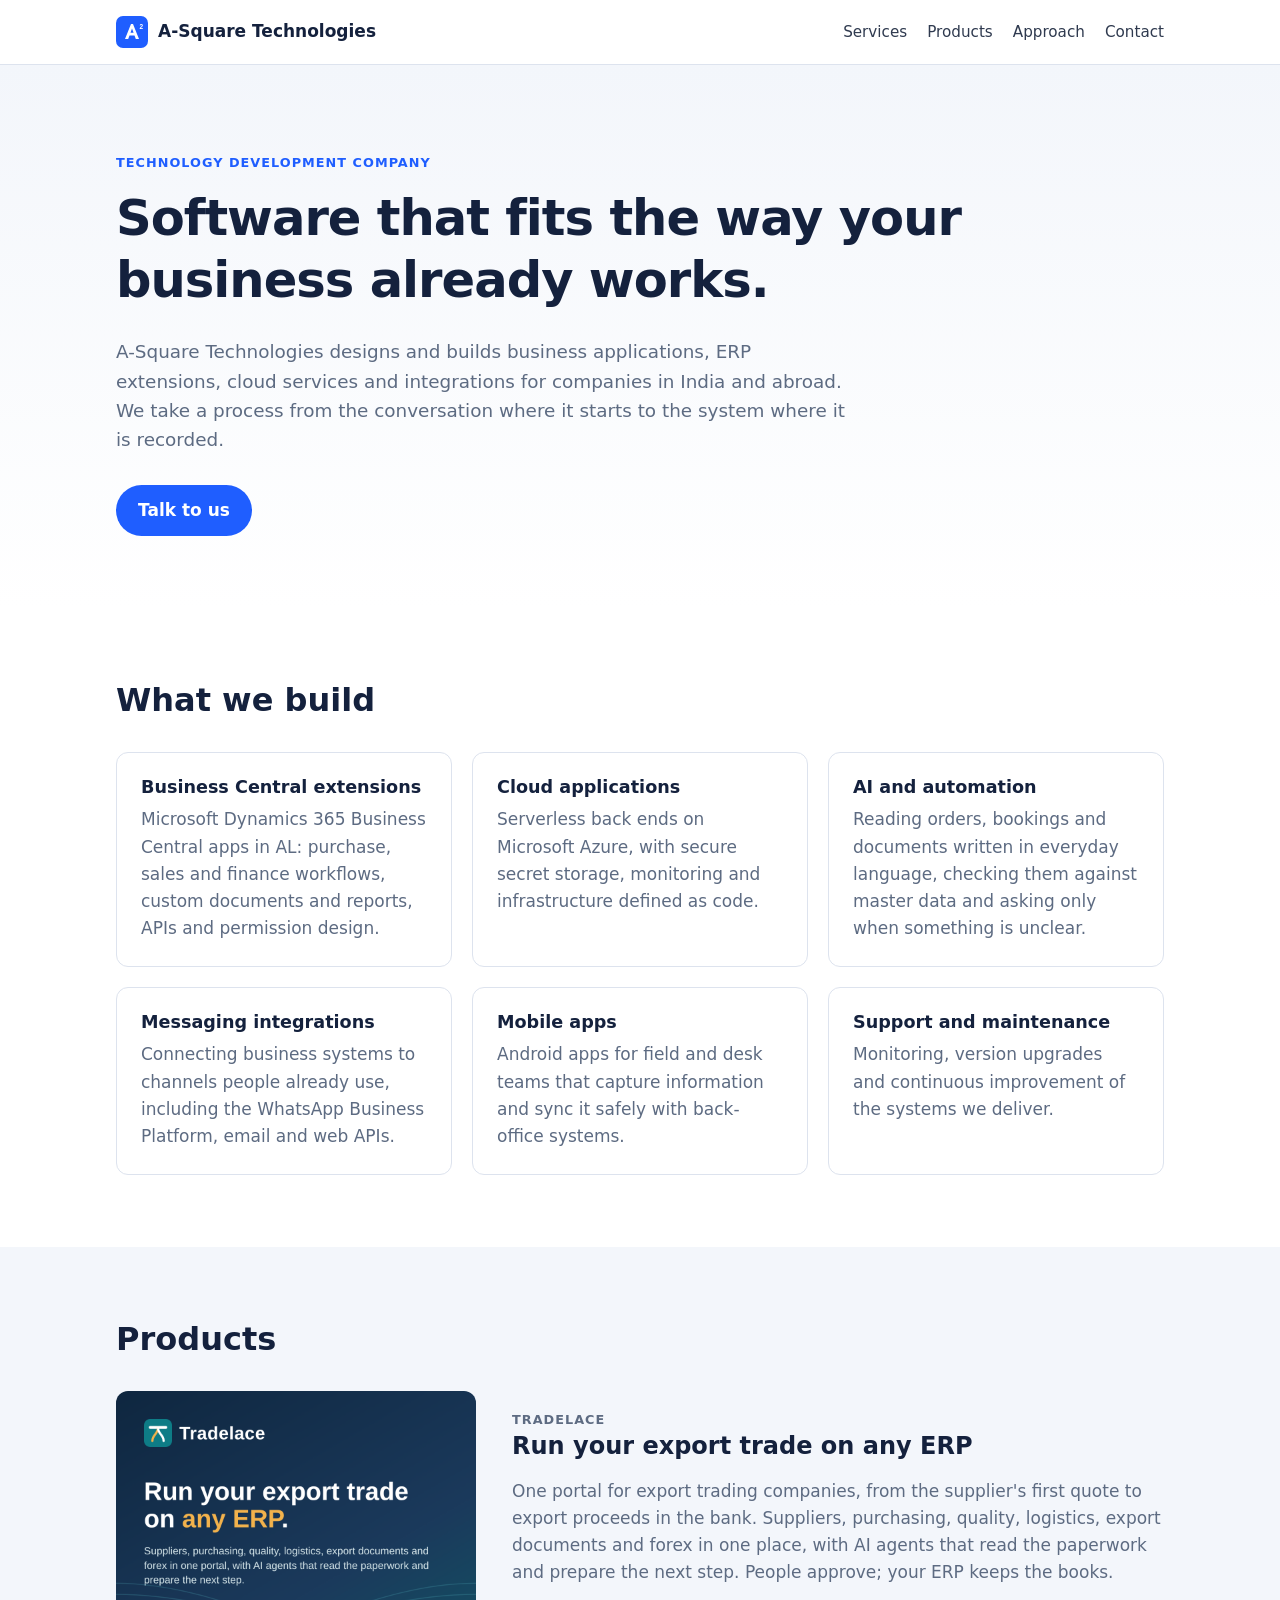
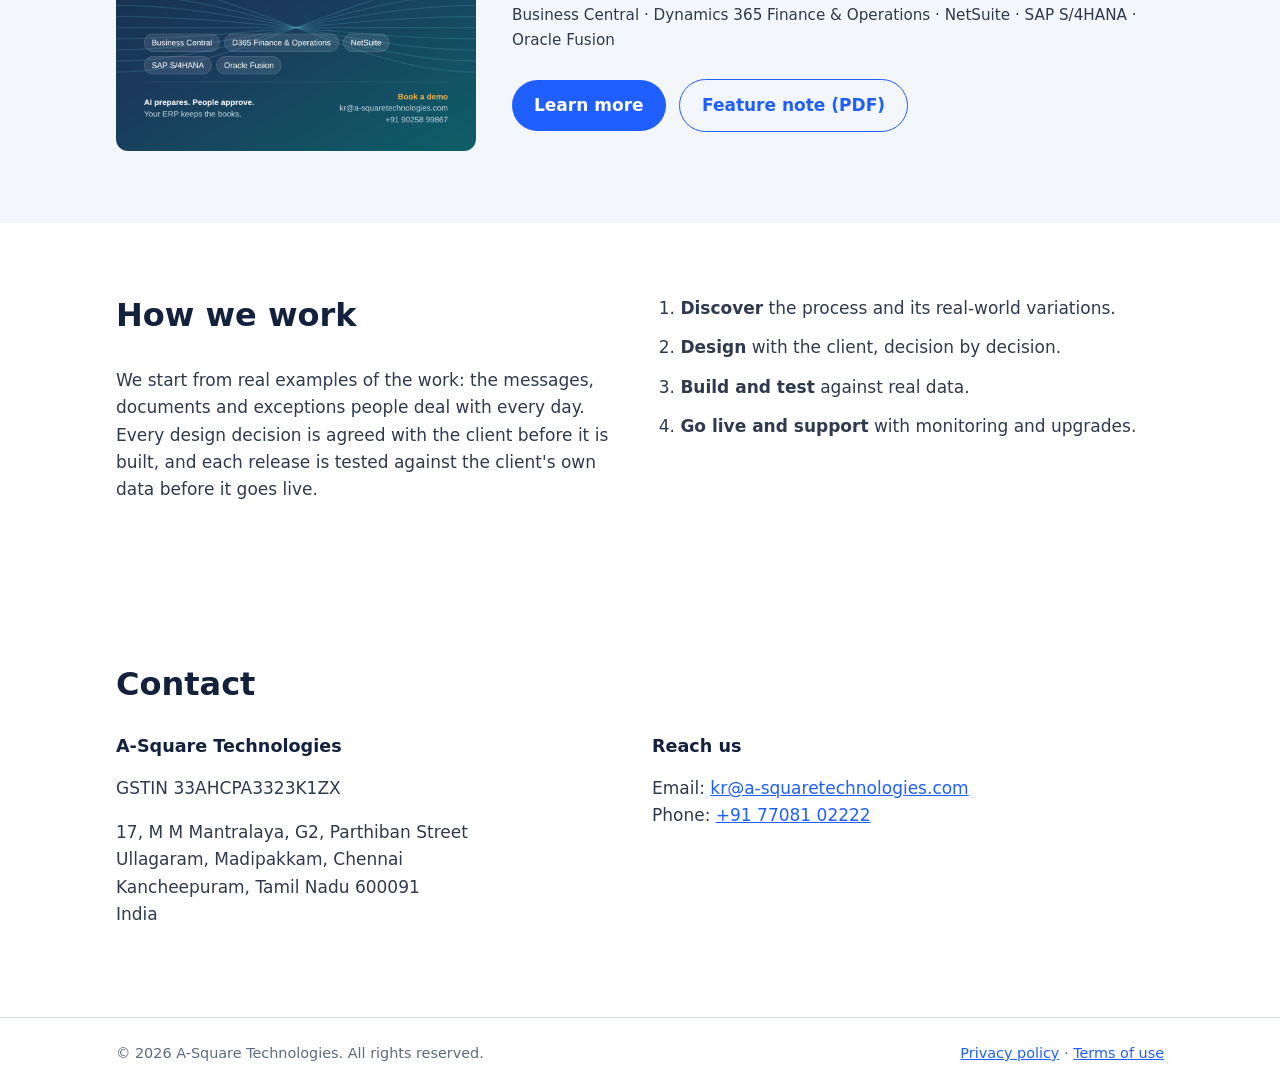
<file: index.html>
<!doctype html>
<html lang="en">
<head>
  <meta charset="utf-8">
  <meta name="viewport" content="width=device-width, initial-scale=1">
  <title>A-Square Technologies — Technology development</title>
  <meta name="description" content="A-Square Technologies builds business software: Microsoft Dynamics 365 Business Central extensions, cloud and AI solutions, integrations and mobile apps.">
  <link rel="icon" href="favicon.svg" type="image/svg+xml">
  <link rel="stylesheet" href="styles.css">
</head>
<body>
  <header class="site-header">
    <div class="wrap nav">
      <a class="brand" href="/" aria-label="A-Square Technologies home">
        <img src="favicon.svg" alt="" width="32" height="32">
        <span>A-Square Technologies</span>
      </a>
      <nav aria-label="Main">
        <a href="#services">Services</a>
        <a href="#products">Products</a>
        <a href="#approach">Approach</a>
        <a href="#contact">Contact</a>
      </nav>
    </div>
  </header>

  <main>
    <section class="hero">
      <div class="wrap">
        <p class="eyebrow">Technology development company</p>
        <h1>Software that fits the way your business already works.</h1>
        <p class="lead">A-Square Technologies designs and builds business applications, ERP extensions, cloud services and integrations for companies in India and abroad. We take a process from the conversation where it starts to the system where it is recorded.</p>
        <a class="button" href="#contact">Talk to us</a>
      </div>
    </section>

    <section id="services" class="section">
      <div class="wrap">
        <h2>What we build</h2>
        <div class="grid">
          <article class="card">
            <h3>Business Central extensions</h3>
            <p>Microsoft Dynamics 365 Business Central apps in AL: purchase, sales and finance workflows, custom documents and reports, APIs and permission design.</p>
          </article>
          <article class="card">
            <h3>Cloud applications</h3>
            <p>Serverless back ends on Microsoft Azure, with secure secret storage, monitoring and infrastructure defined as code.</p>
          </article>
          <article class="card">
            <h3>AI and automation</h3>
            <p>Reading orders, bookings and documents written in everyday language, checking them against master data and asking only when something is unclear.</p>
          </article>
          <article class="card">
            <h3>Messaging integrations</h3>
            <p>Connecting business systems to channels people already use, including the WhatsApp Business Platform, email and web APIs.</p>
          </article>
          <article class="card">
            <h3>Mobile apps</h3>
            <p>Android apps for field and desk teams that capture information and sync it safely with back-office systems.</p>
          </article>
          <article class="card">
            <h3>Support and maintenance</h3>
            <p>Monitoring, version upgrades and continuous improvement of the systems we deliver.</p>
          </article>
        </div>
      </div>
    </section>

    <section id="products" class="section alt">
      <div class="wrap">
        <h2>Products</h2>
        <article class="product">
          <img src="products/tradelace-banner.png" alt="Tradelace: run your export trade on any ERP" width="360" height="360" loading="lazy">
          <div>
            <p class="eyebrow">Tradelace</p>
            <h3>Run your export trade on any ERP</h3>
            <p>One portal for export trading companies, from the supplier's first quote to export proceeds in the bank. Suppliers, purchasing, quality, logistics, export documents and forex in one place, with AI agents that read the paperwork and prepare the next step. People approve; your ERP keeps the books.</p>
            <p class="erps">Business Central · Dynamics 365 Finance &amp; Operations · NetSuite · SAP S/4HANA · Oracle Fusion</p>
            <a class="button" href="tradelace.html">Learn more</a>
            <a class="button ghost" href="products/tradelace-feature-note.pdf">Feature note (PDF)</a>
          </div>
        </article>
      </div>
    </section>

    <section id="approach" class="section">
      <div class="wrap two-col">
        <div>
          <h2>How we work</h2>
          <p>We start from real examples of the work: the messages, documents and exceptions people deal with every day. Every design decision is agreed with the client before it is built, and each release is tested against the client's own data before it goes live.</p>
        </div>
        <ol class="steps">
          <li><strong>Discover</strong> the process and its real-world variations.</li>
          <li><strong>Design</strong> with the client, decision by decision.</li>
          <li><strong>Build and test</strong> against real data.</li>
          <li><strong>Go live and support</strong> with monitoring and upgrades.</li>
        </ol>
      </div>
    </section>

    <section id="contact" class="section">
      <div class="wrap">
        <h2>Contact</h2>
        <div class="contact">
          <div>
            <h3>A-Square Technologies</h3>
            <p>GSTIN 33AHCPA3323K1ZX</p>
            <p>17, M M Mantralaya, G2, Parthiban Street<br>Ullagaram, Madipakkam, Chennai<br>Kancheepuram, Tamil Nadu 600091<br>India</p>
          </div>
          <div>
            <h3>Reach us</h3>
            <p>Email: <a href="mailto:kr@a-squaretechnologies.com">kr@a-squaretechnologies.com</a><br>
               Phone: <a href="tel:+917708102222">+91 77081 02222</a></p>
          </div>
        </div>
      </div>
    </section>
  </main>

  <footer class="site-footer">
    <div class="wrap foot">
      <p>© <span id="year">2026</span> A-Square Technologies. All rights reserved.</p>
      <p><a href="privacy.html">Privacy policy</a> · <a href="terms.html">Terms of use</a></p>
    </div>
  </footer>
  <script>document.getElementById("year").textContent = new Date().getFullYear();</script>
</body>
</html>
</file>
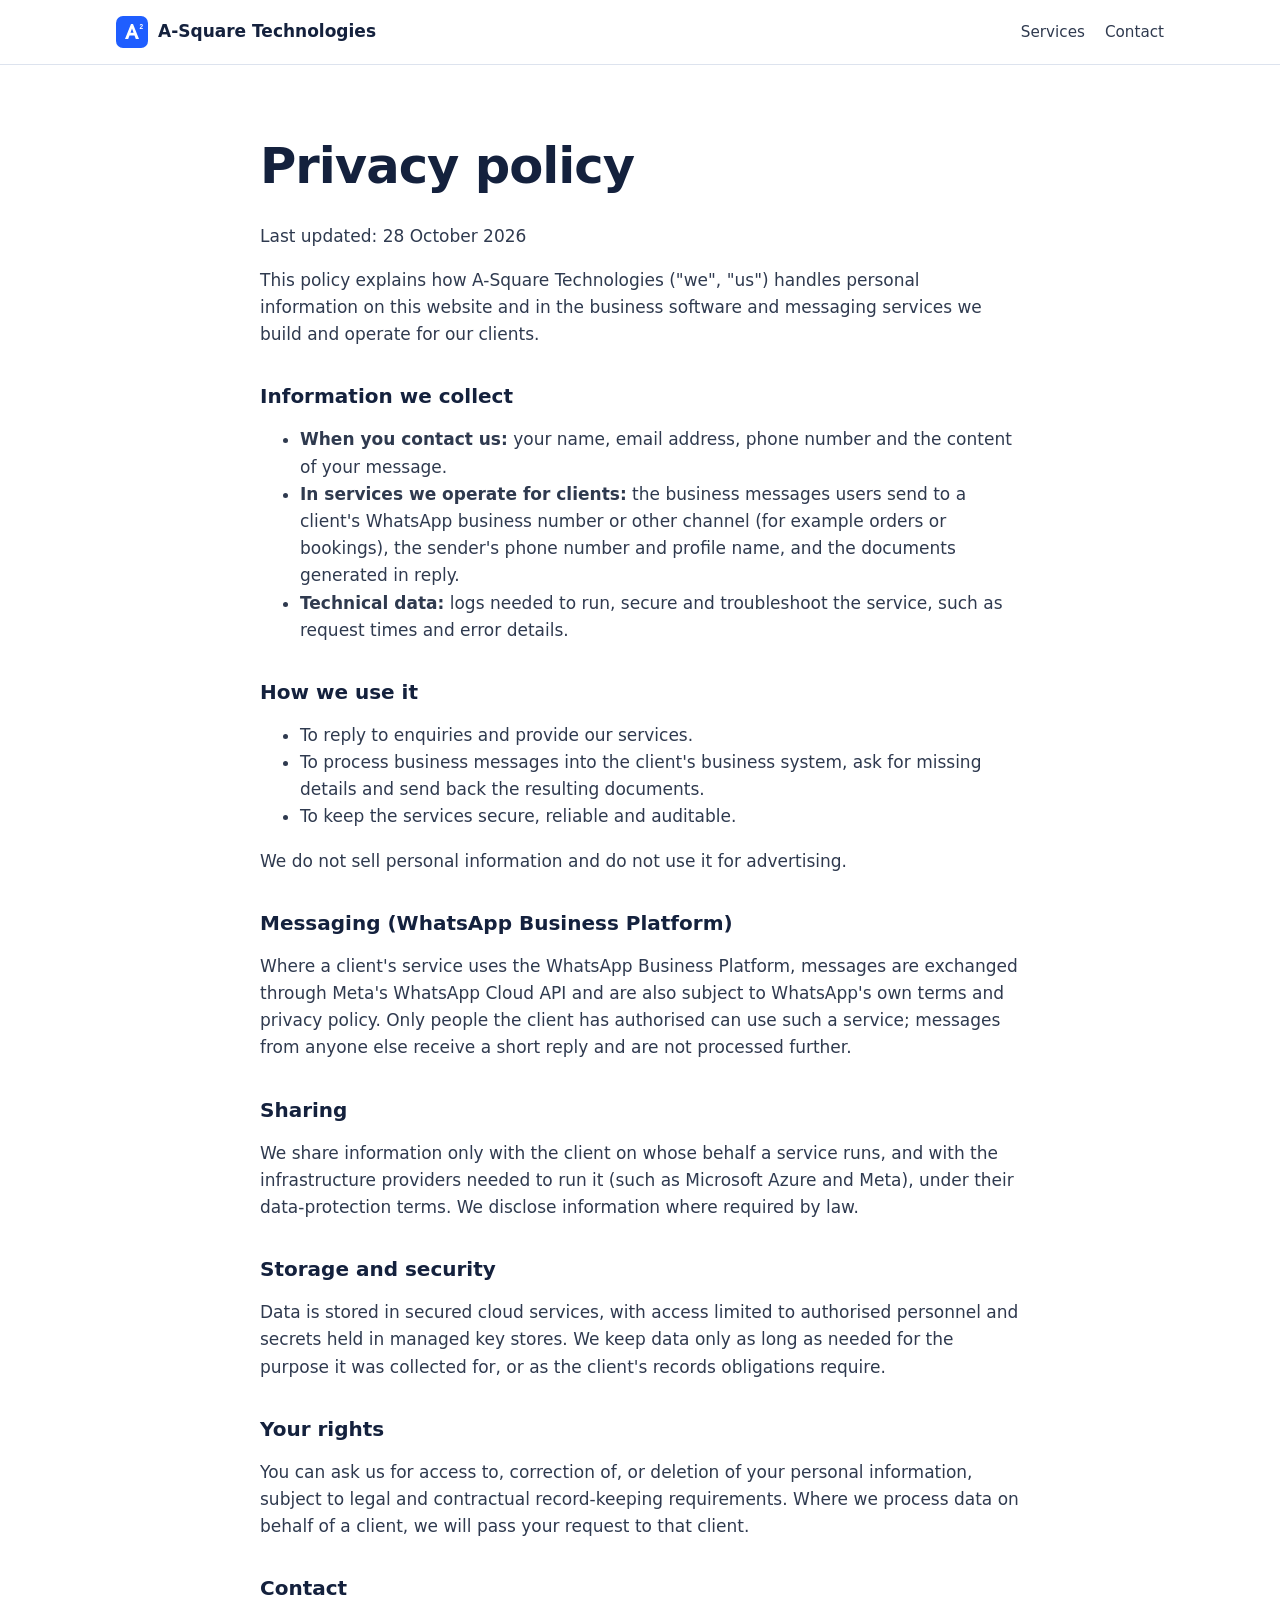
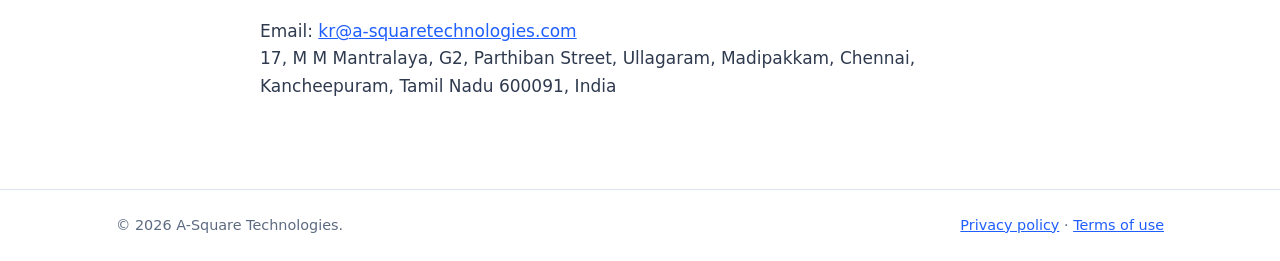
<file: privacy.html>
<!doctype html>
<html lang="en">
<head>
  <meta charset="utf-8">
  <meta name="viewport" content="width=device-width, initial-scale=1">
  <title>Privacy policy — A-Square Technologies</title>
  <link rel="icon" href="favicon.svg" type="image/svg+xml">
  <link rel="stylesheet" href="styles.css">
</head>
<body>
  <header class="site-header">
    <div class="wrap nav">
      <a class="brand" href="/"><img src="favicon.svg" alt="" width="32" height="32"><span>A-Square Technologies</span></a>
      <nav aria-label="Main"><a href="/#services">Services</a><a href="/#contact">Contact</a></nav>
    </div>
  </header>

  <main class="wrap doc">
    <h1>Privacy policy</h1>
    <p>Last updated: 28 October 2026</p>

    <p>This policy explains how A-Square Technologies ("we", "us") handles personal information on this website and in the business software and messaging services we build and operate for our clients.</p>

    <h2>Information we collect</h2>
    <ul>
      <li><strong>When you contact us:</strong> your name, email address, phone number and the content of your message.</li>
      <li><strong>In services we operate for clients:</strong> the business messages users send to a client's WhatsApp business number or other channel (for example orders or bookings), the sender's phone number and profile name, and the documents generated in reply.</li>
      <li><strong>Technical data:</strong> logs needed to run, secure and troubleshoot the service, such as request times and error details.</li>
    </ul>

    <h2>How we use it</h2>
    <ul>
      <li>To reply to enquiries and provide our services.</li>
      <li>To process business messages into the client's business system, ask for missing details and send back the resulting documents.</li>
      <li>To keep the services secure, reliable and auditable.</li>
    </ul>
    <p>We do not sell personal information and do not use it for advertising.</p>

    <h2>Messaging (WhatsApp Business Platform)</h2>
    <p>Where a client's service uses the WhatsApp Business Platform, messages are exchanged through Meta's WhatsApp Cloud API and are also subject to WhatsApp's own terms and privacy policy. Only people the client has authorised can use such a service; messages from anyone else receive a short reply and are not processed further.</p>

    <h2>Sharing</h2>
    <p>We share information only with the client on whose behalf a service runs, and with the infrastructure providers needed to run it (such as Microsoft Azure and Meta), under their data-protection terms. We disclose information where required by law.</p>

    <h2>Storage and security</h2>
    <p>Data is stored in secured cloud services, with access limited to authorised personnel and secrets held in managed key stores. We keep data only as long as needed for the purpose it was collected for, or as the client's records obligations require.</p>

    <h2>Your rights</h2>
    <p>You can ask us for access to, correction of, or deletion of your personal information, subject to legal and contractual record-keeping requirements. Where we process data on behalf of a client, we will pass your request to that client.</p>

    <h2>Contact</h2>
    <p>Email: <a href="mailto:kr@a-squaretechnologies.com">kr@a-squaretechnologies.com</a><br>
       17, M M Mantralaya, G2, Parthiban Street, Ullagaram, Madipakkam, Chennai, Kancheepuram, Tamil Nadu 600091, India</p>
  </main>

  <footer class="site-footer">
    <div class="wrap foot">
      <p>© 2026 A-Square Technologies.</p>
      <p><a href="privacy.html">Privacy policy</a> · <a href="terms.html">Terms of use</a></p>
    </div>
  </footer>
</body>
</html>
</file>
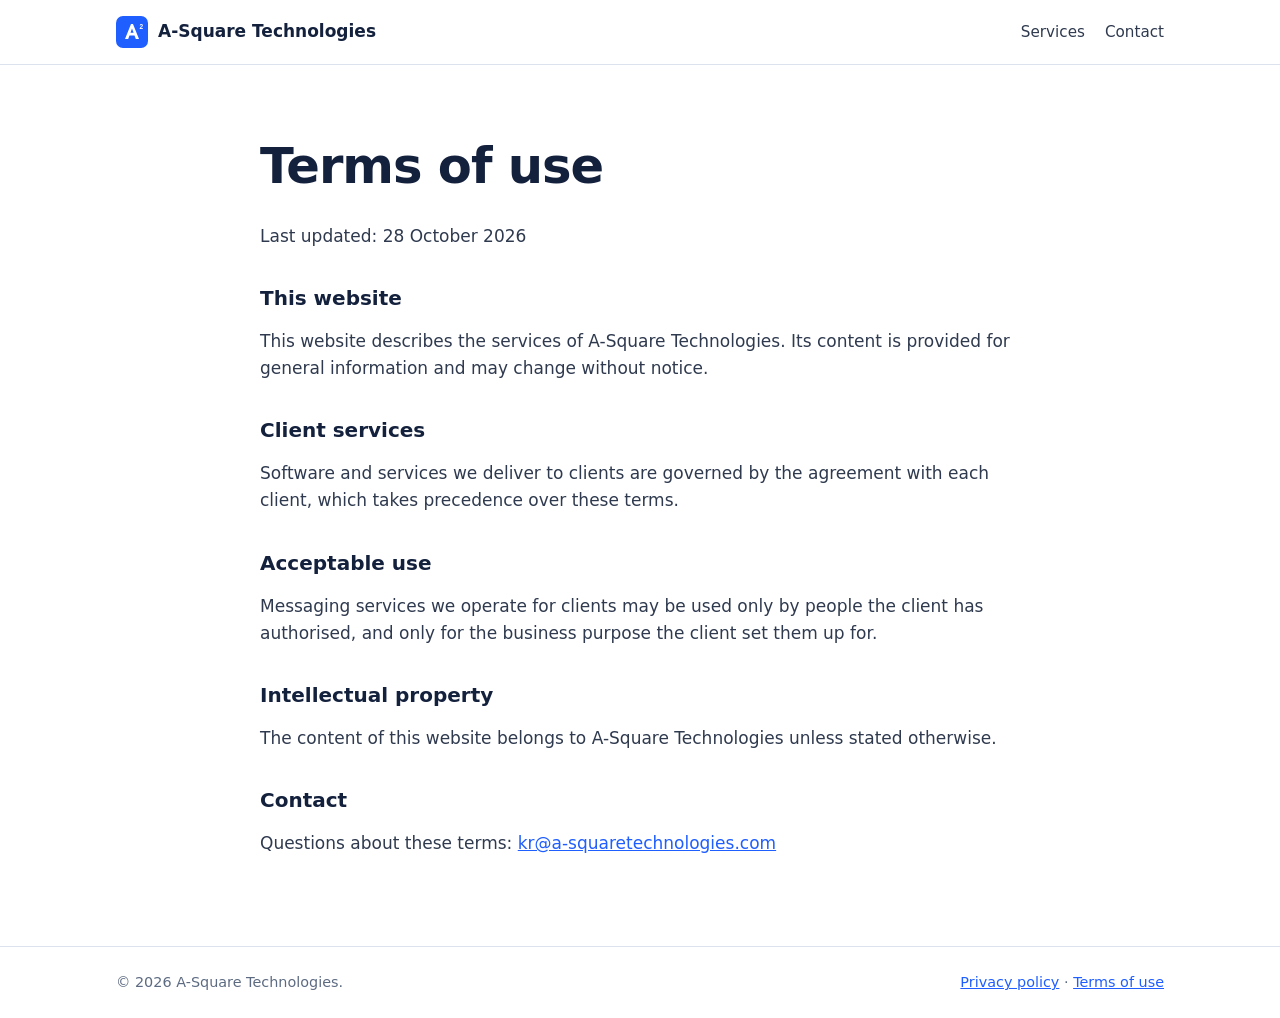
<file: terms.html>
<!doctype html>
<html lang="en">
<head>
  <meta charset="utf-8">
  <meta name="viewport" content="width=device-width, initial-scale=1">
  <title>Terms of use — A-Square Technologies</title>
  <link rel="icon" href="favicon.svg" type="image/svg+xml">
  <link rel="stylesheet" href="styles.css">
</head>
<body>
  <header class="site-header">
    <div class="wrap nav">
      <a class="brand" href="/"><img src="favicon.svg" alt="" width="32" height="32"><span>A-Square Technologies</span></a>
      <nav aria-label="Main"><a href="/#services">Services</a><a href="/#contact">Contact</a></nav>
    </div>
  </header>

  <main class="wrap doc">
    <h1>Terms of use</h1>
    <p>Last updated: 28 October 2026</p>

    <h2>This website</h2>
    <p>This website describes the services of A-Square Technologies. Its content is provided for general information and may change without notice.</p>

    <h2>Client services</h2>
    <p>Software and services we deliver to clients are governed by the agreement with each client, which takes precedence over these terms.</p>

    <h2>Acceptable use</h2>
    <p>Messaging services we operate for clients may be used only by people the client has authorised, and only for the business purpose the client set them up for.</p>

    <h2>Intellectual property</h2>
    <p>The content of this website belongs to A-Square Technologies unless stated otherwise.</p>

    <h2>Contact</h2>
    <p>Questions about these terms: <a href="mailto:kr@a-squaretechnologies.com">kr@a-squaretechnologies.com</a></p>
  </main>

  <footer class="site-footer">
    <div class="wrap foot">
      <p>© 2026 A-Square Technologies.</p>
      <p><a href="privacy.html">Privacy policy</a> · <a href="terms.html">Terms of use</a></p>
    </div>
  </footer>
</body>
</html>
</file>
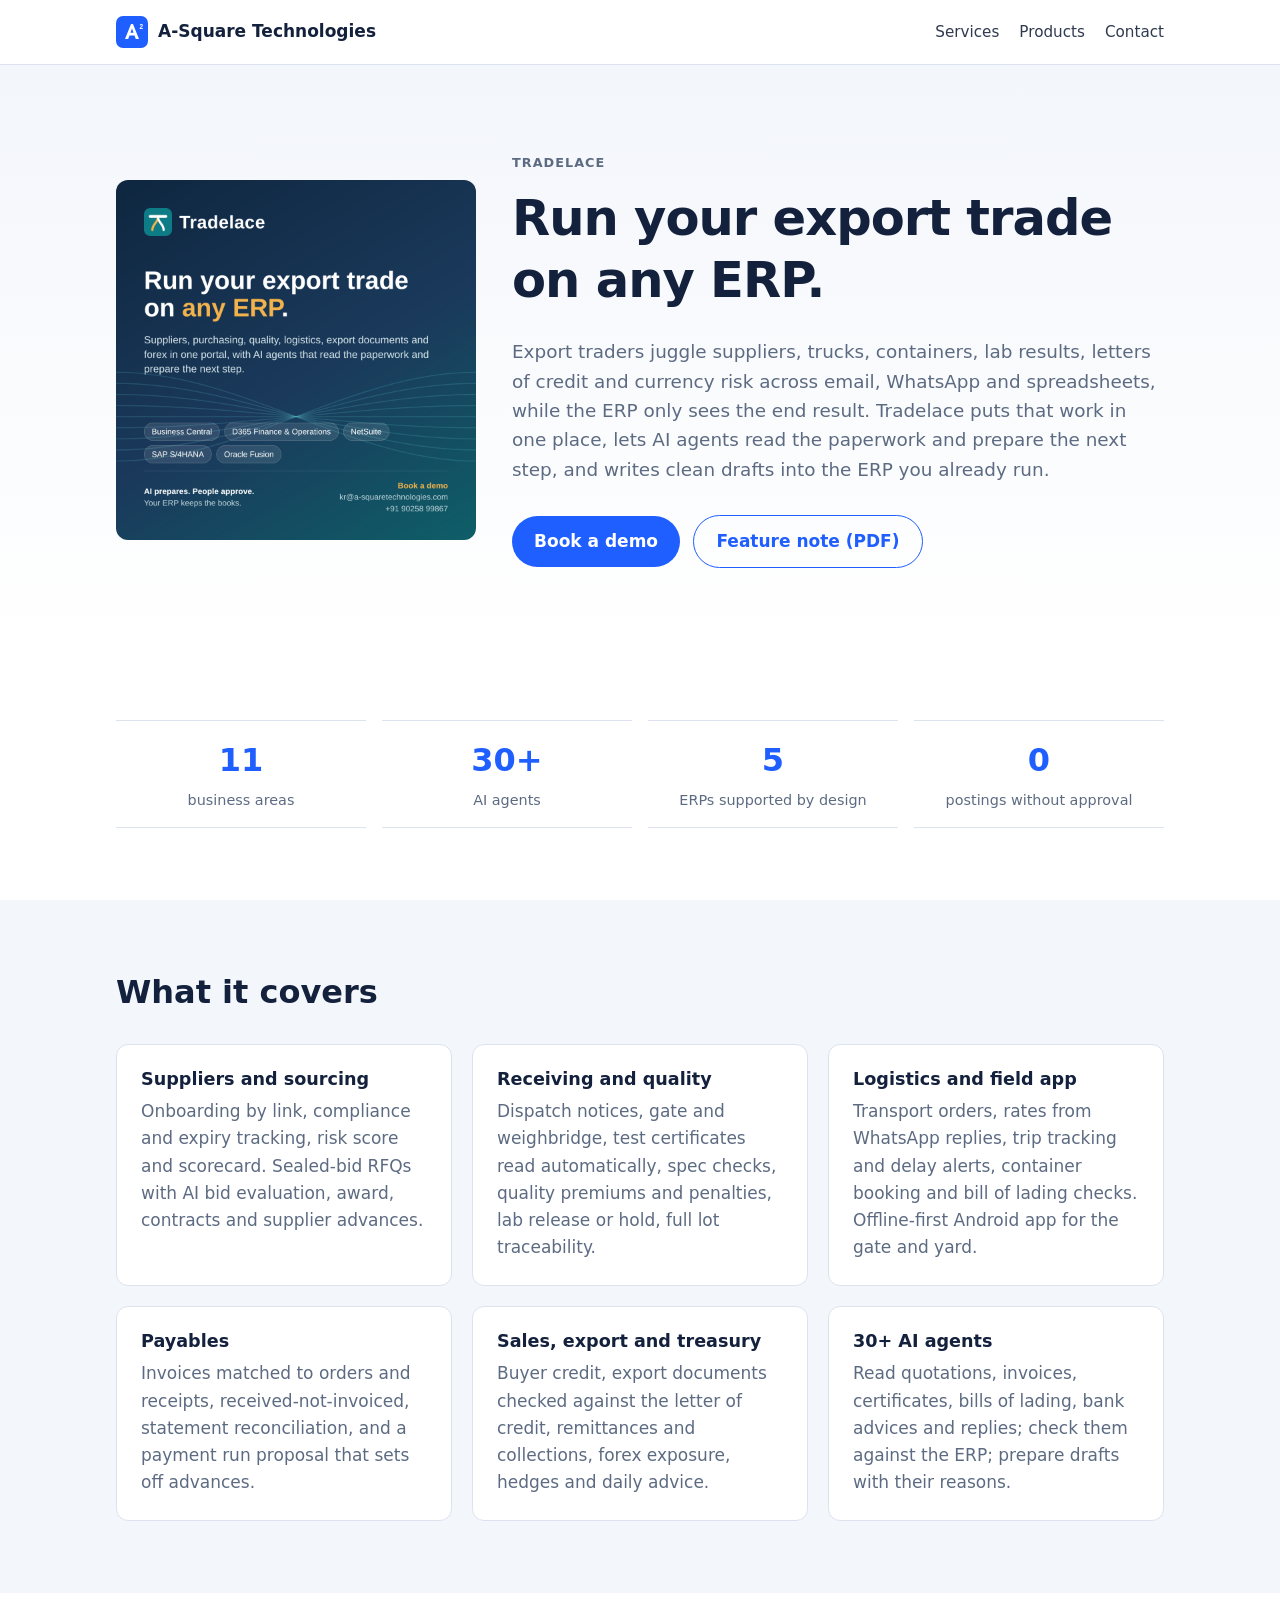
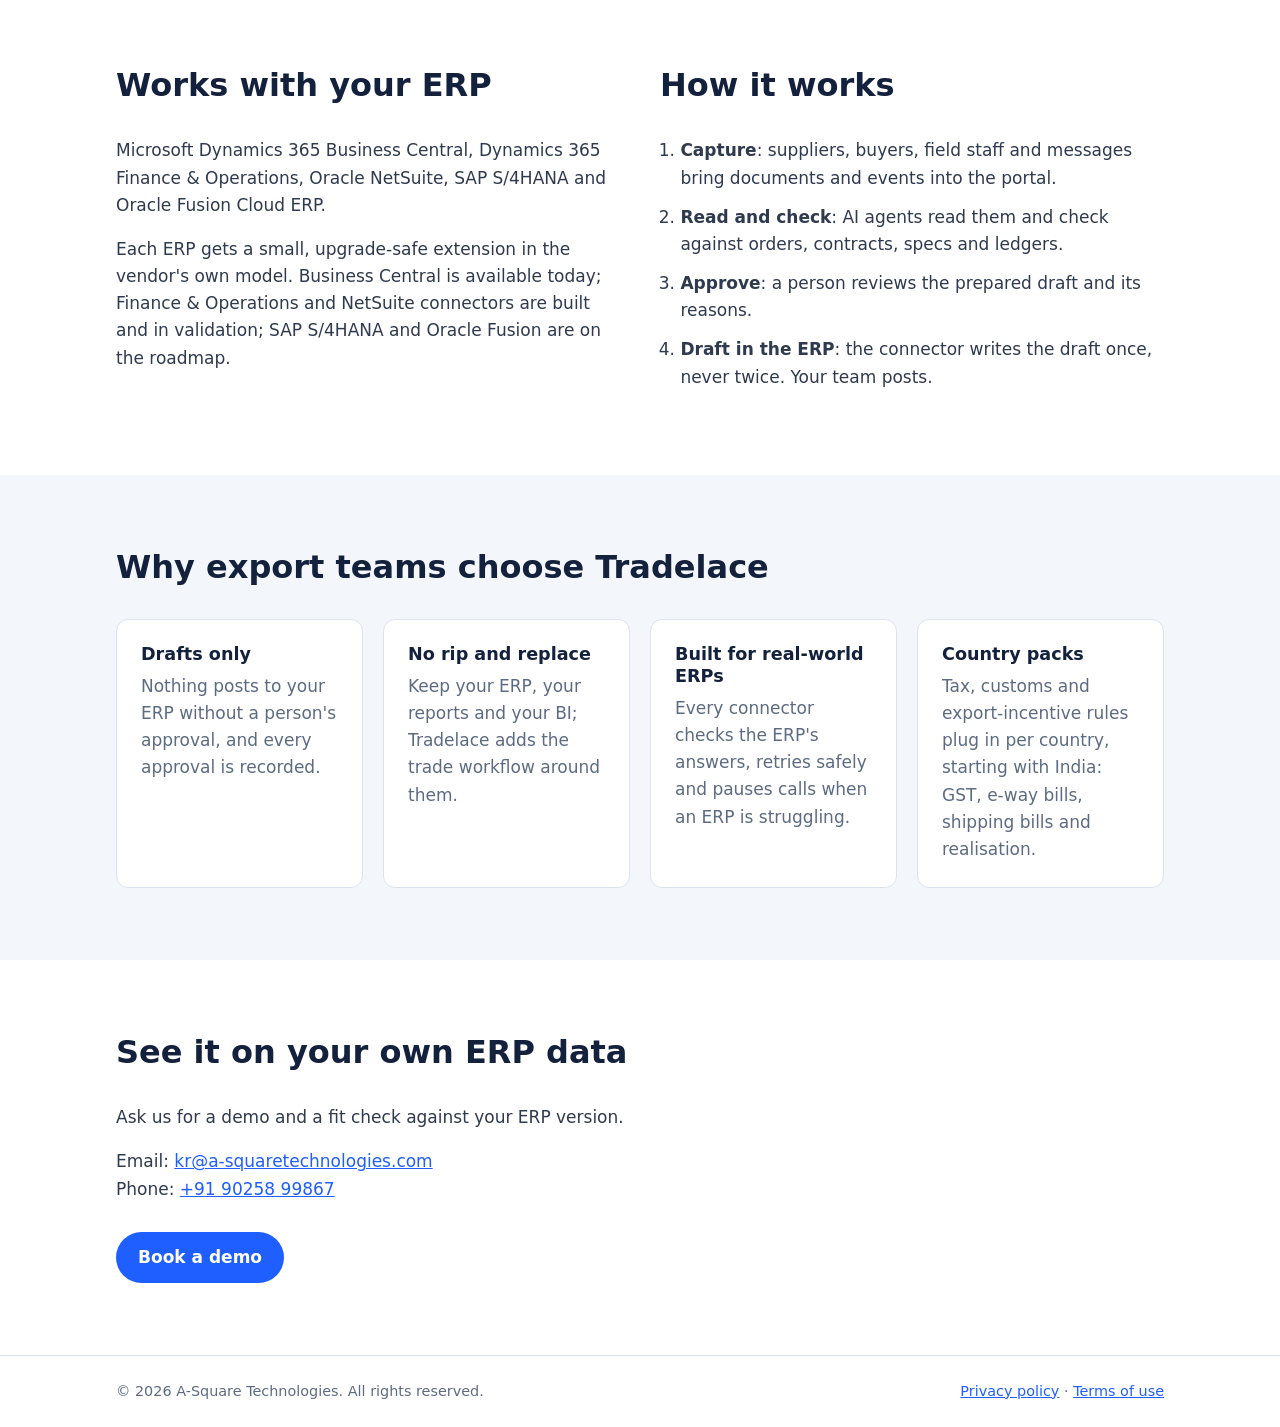
<file: tradelace.html>
<!doctype html>
<html lang="en">
<head>
  <meta charset="utf-8">
  <meta name="viewport" content="width=device-width, initial-scale=1">
  <title>Tradelace — Run your export trade on any ERP | A-Square Technologies</title>
  <meta name="description" content="Tradelace is one portal for export trading companies: suppliers, purchasing, quality, logistics, export documents and forex, with AI agents, running on top of Business Central, Dynamics 365 Finance & Operations, NetSuite, SAP S/4HANA or Oracle Fusion.">
  <meta property="og:title" content="Tradelace — Run your export trade on any ERP">
  <meta property="og:description" content="One portal for export trading companies, with AI agents that read the paperwork and prepare the next step. People approve; your ERP keeps the books.">
  <meta property="og:image" content="https://a-squaretechnologies.com/products/tradelace-banner.png">
  <link rel="icon" href="favicon.svg" type="image/svg+xml">
  <link rel="stylesheet" href="styles.css">
</head>
<body>
  <header class="site-header">
    <div class="wrap nav">
      <a class="brand" href="/" aria-label="A-Square Technologies home">
        <img src="favicon.svg" alt="" width="32" height="32">
        <span>A-Square Technologies</span>
      </a>
      <nav aria-label="Main">
        <a href="index.html#services">Services</a>
        <a href="index.html#products">Products</a>
        <a href="#demo">Contact</a>
      </nav>
    </div>
  </header>

  <main>
    <section class="hero">
      <div class="wrap product">
        <img src="products/tradelace-banner.png" alt="Tradelace: run your export trade on any ERP" width="360" height="360">
        <div>
          <p class="eyebrow">Tradelace</p>
          <h1>Run your export trade on any ERP.</h1>
          <p class="lead">Export traders juggle suppliers, trucks, containers, lab results, letters of credit and currency risk across email, WhatsApp and spreadsheets, while the ERP only sees the end result. Tradelace puts that work in one place, lets AI agents read the paperwork and prepare the next step, and writes clean drafts into the ERP you already run.</p>
          <a class="button" href="#demo">Book a demo</a>
          <a class="button ghost" href="products/tradelace-feature-note.pdf">Feature note (PDF)</a>
        </div>
      </div>
    </section>

    <section class="section">
      <div class="wrap">
        <div class="stats">
          <div><strong>11</strong><span>business areas</span></div>
          <div><strong>30+</strong><span>AI agents</span></div>
          <div><strong>5</strong><span>ERPs supported by design</span></div>
          <div><strong>0</strong><span>postings without approval</span></div>
        </div>
      </div>
    </section>

    <section class="section alt">
      <div class="wrap">
        <h2>What it covers</h2>
        <div class="features">
          <article class="card"><h3>Suppliers and sourcing</h3><p>Onboarding by link, compliance and expiry tracking, risk score and scorecard. Sealed-bid RFQs with AI bid evaluation, award, contracts and supplier advances.</p></article>
          <article class="card"><h3>Receiving and quality</h3><p>Dispatch notices, gate and weighbridge, test certificates read automatically, spec checks, quality premiums and penalties, lab release or hold, full lot traceability.</p></article>
          <article class="card"><h3>Logistics and field app</h3><p>Transport orders, rates from WhatsApp replies, trip tracking and delay alerts, container booking and bill of lading checks. Offline-first Android app for the gate and yard.</p></article>
          <article class="card"><h3>Payables</h3><p>Invoices matched to orders and receipts, received-not-invoiced, statement reconciliation, and a payment run proposal that sets off advances.</p></article>
          <article class="card"><h3>Sales, export and treasury</h3><p>Buyer credit, export documents checked against the letter of credit, remittances and collections, forex exposure, hedges and daily advice.</p></article>
          <article class="card"><h3>30+ AI agents</h3><p>Read quotations, invoices, certificates, bills of lading, bank advices and replies; check them against the ERP; prepare drafts with their reasons.</p></article>
        </div>
      </div>
    </section>

    <section class="section">
      <div class="wrap two-col">
        <div>
          <h2>Works with your ERP</h2>
          <p>Microsoft Dynamics 365 Business Central, Dynamics 365 Finance &amp; Operations, Oracle NetSuite, SAP S/4HANA and Oracle Fusion Cloud ERP.</p>
          <p>Each ERP gets a small, upgrade-safe extension in the vendor's own model. Business Central is available today; Finance &amp; Operations and NetSuite connectors are built and in validation; SAP S/4HANA and Oracle Fusion are on the roadmap.</p>
        </div>
        <div>
          <h2>How it works</h2>
          <ol class="steps">
            <li><strong>Capture</strong>: suppliers, buyers, field staff and messages bring documents and events into the portal.</li>
            <li><strong>Read and check</strong>: AI agents read them and check against orders, contracts, specs and ledgers.</li>
            <li><strong>Approve</strong>: a person reviews the prepared draft and its reasons.</li>
            <li><strong>Draft in the ERP</strong>: the connector writes the draft once, never twice. Your team posts.</li>
          </ol>
        </div>
      </div>
    </section>

    <section class="section alt">
      <div class="wrap">
        <h2>Why export teams choose Tradelace</h2>
        <div class="features four">
          <article class="card"><h3>Drafts only</h3><p>Nothing posts to your ERP without a person's approval, and every approval is recorded.</p></article>
          <article class="card"><h3>No rip and replace</h3><p>Keep your ERP, your reports and your BI; Tradelace adds the trade workflow around them.</p></article>
          <article class="card"><h3>Built for real-world ERPs</h3><p>Every connector checks the ERP's answers, retries safely and pauses calls when an ERP is struggling.</p></article>
          <article class="card"><h3>Country packs</h3><p>Tax, customs and export-incentive rules plug in per country, starting with India: GST, e-way bills, shipping bills and realisation.</p></article>
        </div>
      </div>
    </section>

    <section id="demo" class="section">
      <div class="wrap">
        <h2>See it on your own ERP data</h2>
        <p>Ask us for a demo and a fit check against your ERP version.</p>
        <p>Email: <a href="mailto:kr@a-squaretechnologies.com?subject=Tradelace%20demo">kr@a-squaretechnologies.com</a><br>
           Phone: <a href="tel:+919025899867">+91 90258 99867</a></p>
        <a class="button" href="mailto:kr@a-squaretechnologies.com?subject=Tradelace%20demo">Book a demo</a>
      </div>
    </section>
  </main>

  <footer class="site-footer">
    <div class="wrap foot">
      <p>© <span id="year">2026</span> A-Square Technologies. All rights reserved.</p>
      <p><a href="privacy.html">Privacy policy</a> · <a href="terms.html">Terms of use</a></p>
    </div>
  </footer>
  <script>document.getElementById("year").textContent = new Date().getFullYear();</script>
</body>
</html>
</file>
<file: styles.css>
:root {
  --ink: #14213d;
  --text: #2f3a4f;
  --muted: #5d6b82;
  --brand: #1f5eff;
  --brand-dark: #1747c2;
  --bg: #ffffff;
  --bg-alt: #f3f6fb;
  --line: #dde3ee;
  --radius: 12px;
}
@media (prefers-color-scheme: dark) {
  :root {
    --ink: #eef2fa;
    --text: #c9d2e3;
    --muted: #9aa7bf;
    --brand: #6f97ff;
    --brand-dark: #8eadff;
    --bg: #0e1424;
    --bg-alt: #151d31;
    --line: #26304a;
  }
}

* { box-sizing: border-box; }
html { scroll-behavior: smooth; }
body {
  margin: 0;
  background: var(--bg);
  color: var(--text);
  font: 17px/1.6 system-ui, -apple-system, "Segoe UI", Roboto, Arial, sans-serif;
}
a { color: var(--brand); }
h1, h2, h3 { color: var(--ink); line-height: 1.25; }
h1 { font-size: clamp(2rem, 5vw, 3.1rem); margin: 0.3em 0 0.5em; letter-spacing: -0.02em; }
h2 { font-size: clamp(1.5rem, 3vw, 2rem); margin: 0 0 1em; }
h3 { font-size: 1.1rem; margin: 0 0 0.4em; }

.wrap { max-width: 1080px; margin: 0 auto; padding: 0 16px; }

.site-header { border-bottom: 1px solid var(--line); background: var(--bg); position: sticky; top: 0; z-index: 10; }
.nav { display: flex; align-items: center; justify-content: space-between; height: 64px; gap: 16px; }
.brand { display: flex; align-items: center; gap: 10px; text-decoration: none; color: var(--ink); font-weight: 700; }
nav { display: flex; gap: 20px; }
nav a { color: var(--text); text-decoration: none; font-size: 0.95rem; }
nav a:hover { color: var(--brand); }

.hero { padding: 88px 0 72px; background: linear-gradient(180deg, var(--bg-alt), var(--bg)); }
.eyebrow { color: var(--brand); font-weight: 600; text-transform: uppercase; letter-spacing: 0.08em; font-size: 0.8rem; margin: 0; }
.lead { font-size: 1.15rem; max-width: 46rem; color: var(--muted); }
.button {
  display: inline-block; margin-top: 12px; padding: 12px 22px; border-radius: 999px;
  background: var(--brand); color: #fff; text-decoration: none; font-weight: 600;
}
.button:hover { background: var(--brand-dark); }

.section { padding: 72px 0; }
.section.alt { background: var(--bg-alt); }
.grid { display: grid; grid-template-columns: repeat(auto-fit, minmax(260px, 1fr)); gap: 20px; }
.card { border: 1px solid var(--line); border-radius: var(--radius); padding: 24px; background: var(--bg); }
.card p { margin: 0; color: var(--muted); }

.two-col { display: grid; grid-template-columns: 1fr 1fr; gap: 40px; align-items: start; }
.steps { margin: 0; padding-left: 1.2em; }
.steps li { margin-bottom: 12px; }

.contact { display: grid; grid-template-columns: repeat(auto-fit, minmax(260px, 1fr)); gap: 24px; }

.site-footer { border-top: 1px solid var(--line); padding: 24px 0; font-size: 0.9rem; color: var(--muted); }
.foot { display: flex; justify-content: space-between; flex-wrap: wrap; gap: 8px; }
.foot p { margin: 0; }

.doc { padding: 56px 0 72px; max-width: 760px; }
.doc h2 { font-size: 1.25rem; margin: 1.8em 0 0.5em; }

/* Marks details still to be filled in before publishing. */
.todo { background: #fff3c4; color: #5c4400; border-radius: 4px; padding: 0 4px; }

@media (max-width: 720px) {
  .two-col { grid-template-columns: 1fr; }
  nav { gap: 14px; }
  .brand span { font-size: 0.95rem; }
  .hero { padding: 56px 0 48px; }
}

/* Products */
.product { display: grid; grid-template-columns: 360px 1fr; gap: 36px; align-items: center; }
.product img { width: 100%; height: auto; border-radius: var(--radius); display: block; }
.product h3 { font-size: 1.5rem; }
.product p { color: var(--muted); }
.product .erps { font-size: 0.95rem; color: var(--text); }
.button.ghost { background: transparent; color: var(--brand); border: 1.5px solid var(--brand); margin-left: 8px; }
.button.ghost:hover { background: var(--bg-alt); }
.features { display: grid; grid-template-columns: repeat(auto-fit, minmax(280px, 1fr)); gap: 20px; }
.stats { display: grid; grid-template-columns: repeat(4, 1fr); gap: 16px; margin: 8px 0 0; }
.stats div { border-top: 1px solid var(--line); border-bottom: 1px solid var(--line); padding: 14px 8px; text-align: center; }
.stats strong { display: block; font-size: 2rem; color: var(--brand); }
.stats span { font-size: 0.9rem; color: var(--muted); }
@media (max-width: 720px) {
  .product { grid-template-columns: 1fr; }
  .stats { grid-template-columns: repeat(2, 1fr); }
  .button.ghost { margin-left: 0; }
}
.features.four { grid-template-columns: repeat(auto-fit, minmax(220px, 1fr)); }
</file>
